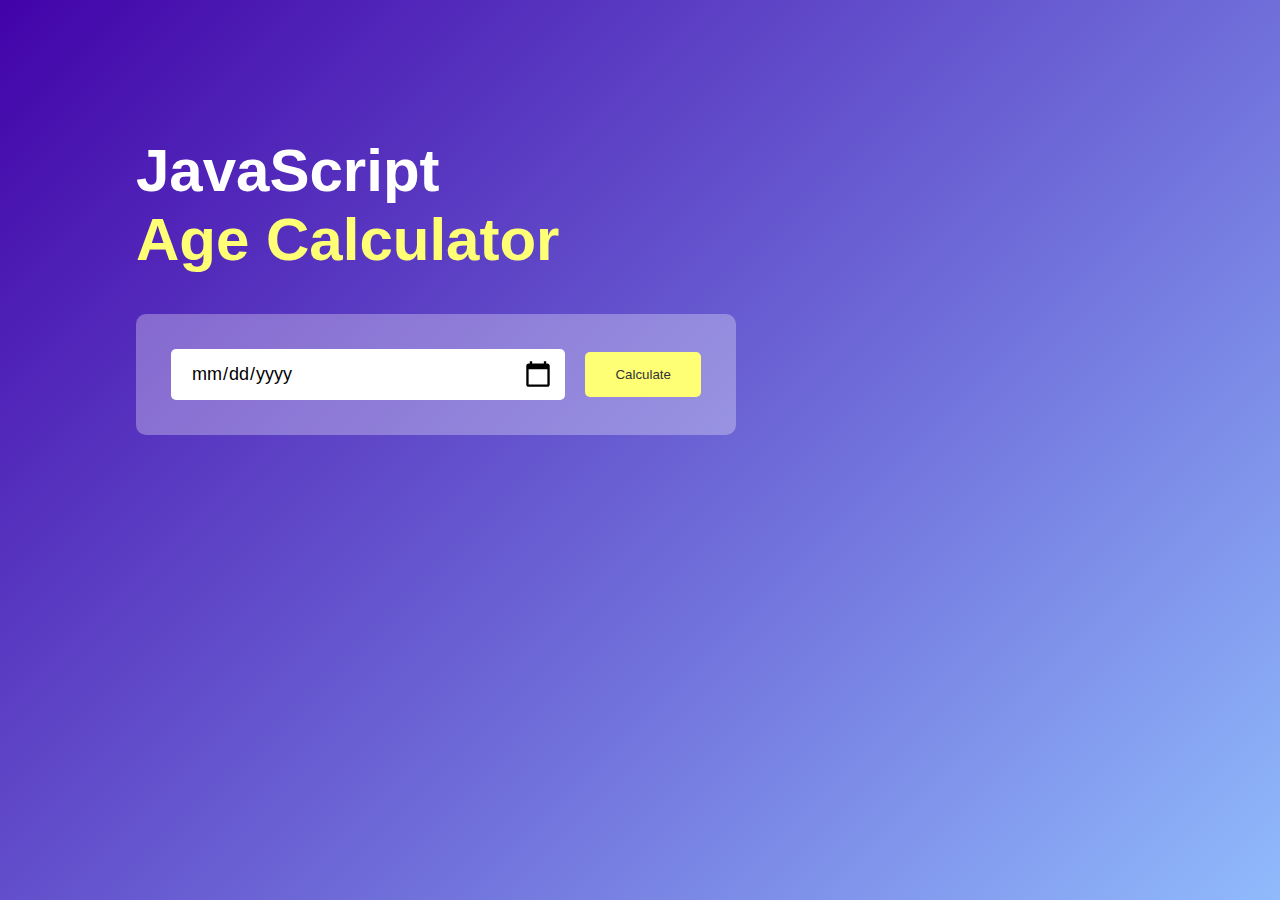
<file: Age Calculator/index.html>
<!DOCTYPE html>
<html lang="en">
<head>
    <meta charset="UTF-8">
    <meta name="viewport" content="width=device-width, initial-scale=1.0">
    <title>Age Calculator</title>
    <link rel="stylesheet" href="style.css">
</head>
<body>
    <div class="container">
        <div class="calculator">
            <h1>JavaScript <br> <span>Age Calculator</span></h1>
            <div class="input-box">
                <input type="date" id="date">
                <button onclick="calculateAge()">Calculate</button>
            </div>
            <p id="result"></p>
        </div>
    </div>
    <script src="script.js"></script>
</body>
</html>
</file>
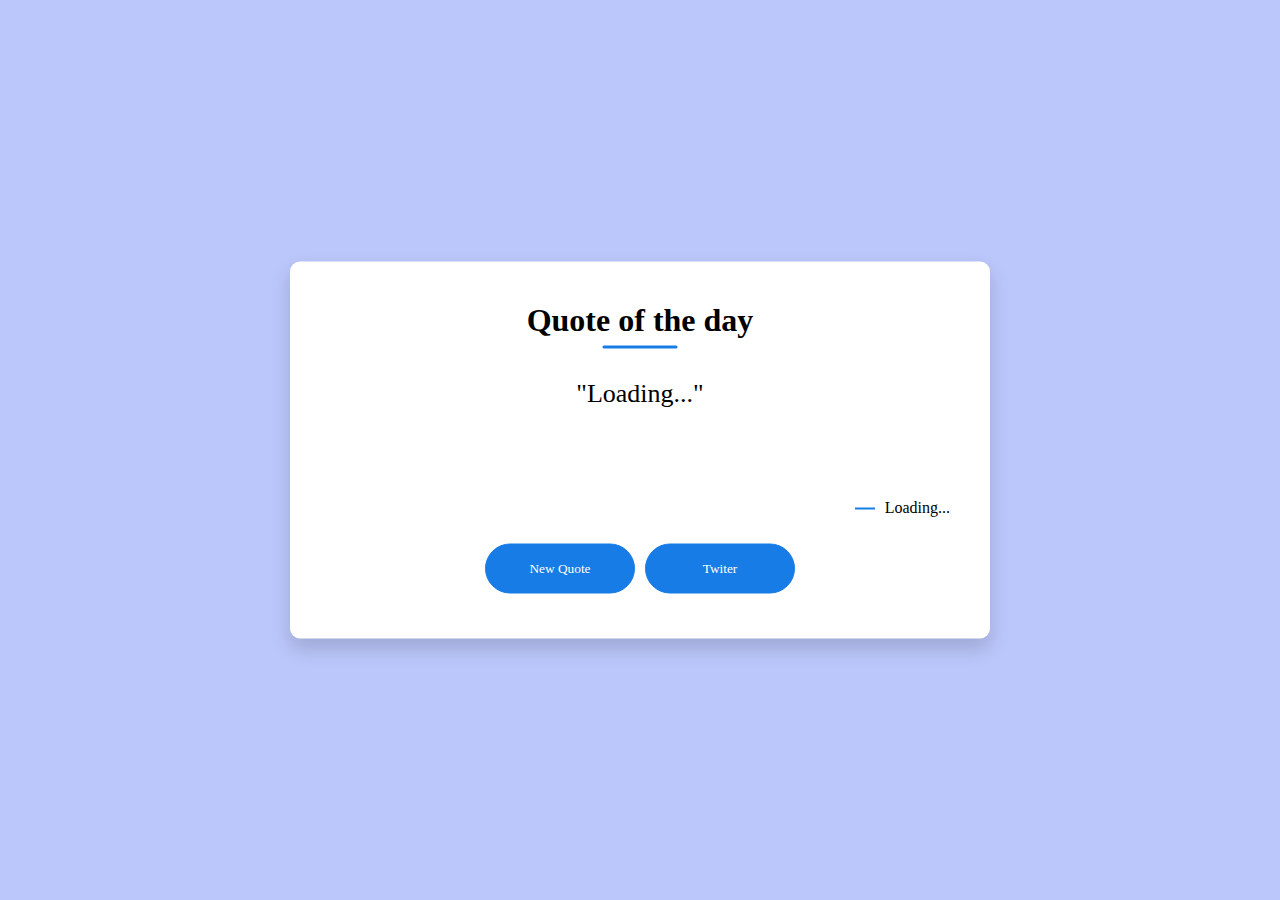
<file: Daily Quote/index.html>
<!DOCTYPE html>
<html lang="en">
<head>
    <meta charset="UTF-8">
    <meta name="viewport" content="width=device-width, initial-scale=1.0">
    <title>Daily Quote</title>
    <link rel="stylesheet" href="style.css">
</head>
<body>
    <div class="quote-box">
        <h2>Quote of the day</h2>
        <blockquote id="quote">Loading...</blockquote>
        <span id="author">Loading...</span>
        <div>
            <button onclick="getquote(api_url)" >New Quote</button>
            <button onclick="tweet()">Twiter</button>
        </div>
    </div>

    <script src="script.js"></script>
</body>
</html>
</file>
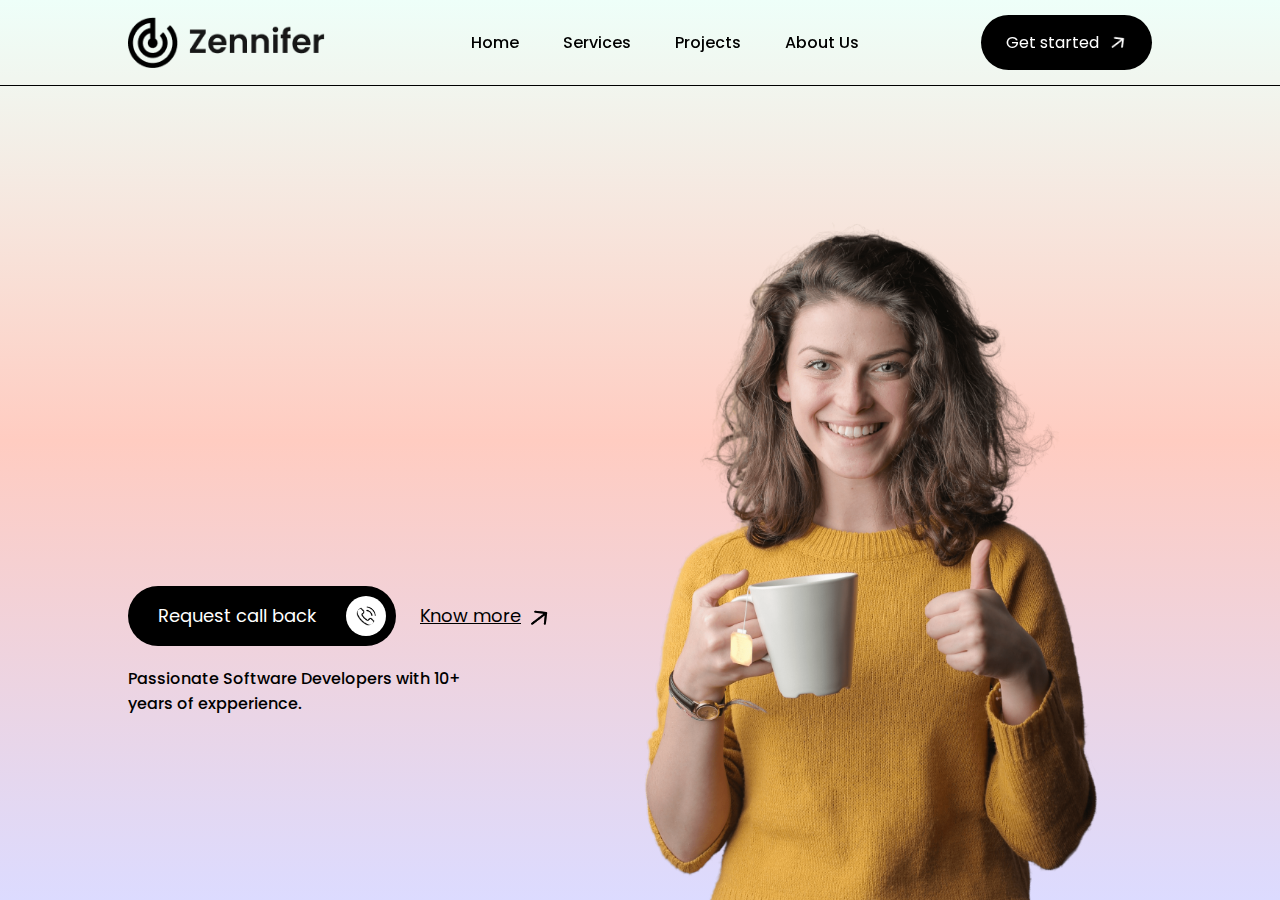
<file: frontend1/index.html>
<!DOCTYPE html>
<html lang="en">
  <head>
    <meta charset="UTF-8" />
    <meta name="viewport" content="width=device-width, initial-scale=1.0" />
    <title>Frontend1</title>
    <link rel="stylesheet" href="style.css" />
    <link rel="preconnect" href="https://fonts.googleapis.com" />
    <link rel="preconnect" href="https://fonts.gstatic.com" crossorigin />
    <link
      href="https://fonts.googleapis.com/css2?family=Outfit:wght@100..900&family=Poppins:ital,wght@0,100;0,200;0,300;0,400;0,500;0,600;0,700;0,800;0,900;1,100;1,200;1,300;1,400;1,500;1,600;1,700;1,800;1,900&family=Prata&display=swap"
      rel="stylesheet"
    />
  </head>
  <body>
    <nav>
      <img src="images/logo.png" class="logo" />
      <ul id="menu-links">
        <li>Home</li>
        <li>Services</li>
        <li>Projects</li>
        <li>About Us</li>
      </ul>
      <button class="nav-btn">
        Get started <img src="images/arrow-white.png" alt="" />
      </button>

      <img
        onclick="toggleMenu()"
        src="images/menu.png"
        alt="menu"
        class="menu-icon"
      />
    </nav>
    <div class="header">
      <div class="header-content">
        <h1><span>FREE</span><br /><span>LANCER</span></h1>
        <div class="btn-container">
          <button class="btn-dark">
            Request call back <img src="images/phone.png" alt="" />
          </button>
          <button class="btn-light">
            Know more <img src="images/arrow-black.png" alt="" />
          </button>
        </div>
        <p>Passionate Software Developers with 10+ years of expperience.</p>
      </div>

      <img src="images/user.png" class="user-img" alt="" />
    </div>

    <script>
      let navbar = document.querySelector("nav");
      let menuLinks = document.getElementById("menu-links");

      function toggleMenu() {
        menuLinks.classList.toggle("show-menu");
      }

      window.onscroll = function () {
        if (window.scrollY > 0) {
          navbar.style.background = "#eefff9";
        } else {
          navbar.style.background = "transparent";
        }
      };
    </script>
  </body>
</html>
</file>
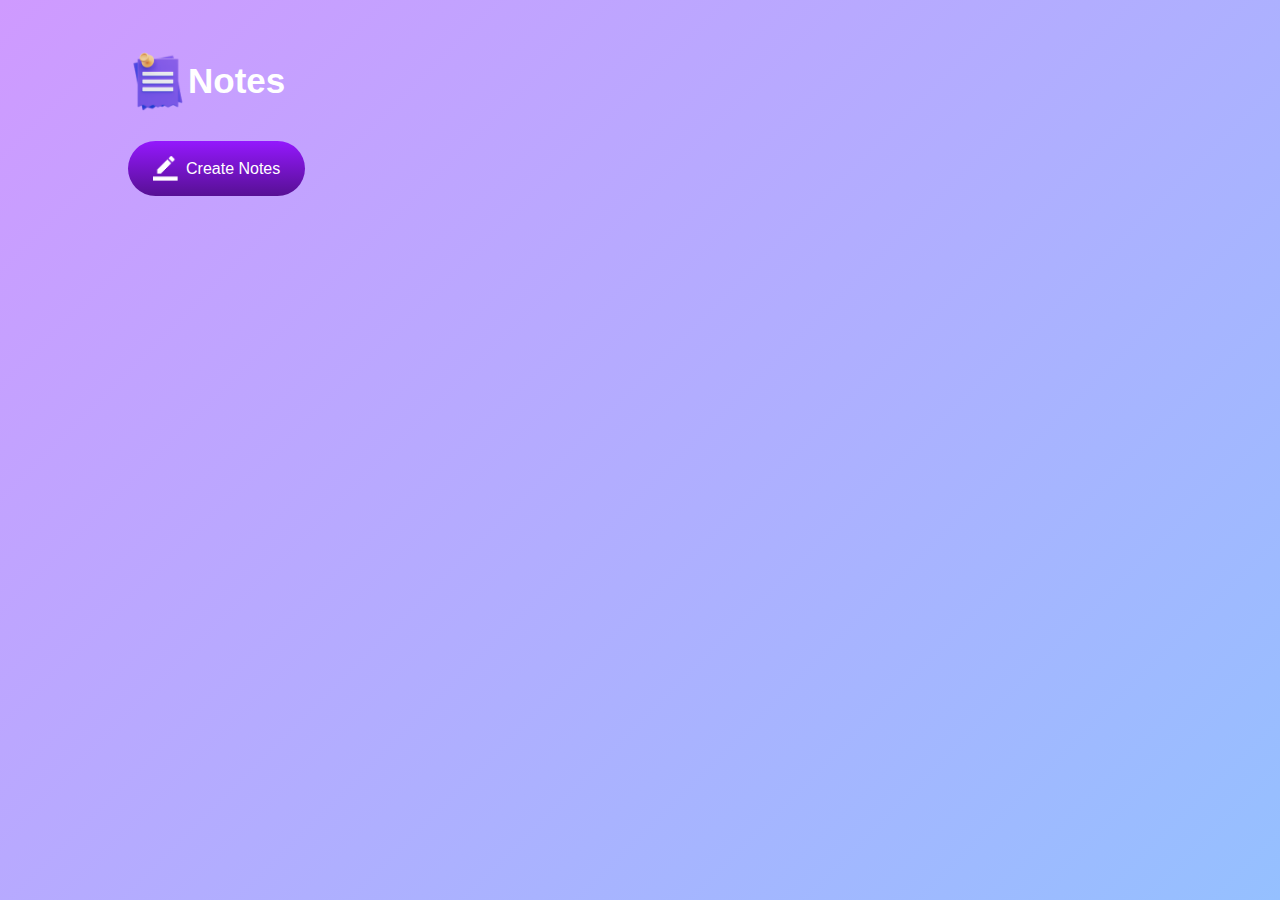
<file: Notes App/index.html>
<!DOCTYPE html>
<html lang="en">
<head>
    <meta charset="UTF-8">
    <meta name="viewport" content="width=device-width, initial-scale=1.0">
    <title>Notes App - Chandan Sah</title>
    <link rel="stylesheet" href="style.css">
</head>
<body>
    <div class="container">
        <h1><img src="images/notes.png"> Notes</h1>
        <button class="btn"><img src="images/edit.png"> Create Notes</button>
        <div class="notes-container">
          <!--  <p contenteditable="true" class="input-box">
                <img src="images/delete.png">
            </p> -->
        </div>
    </div>
    <script src="script.js"></script>
</body>
</html>
</file>
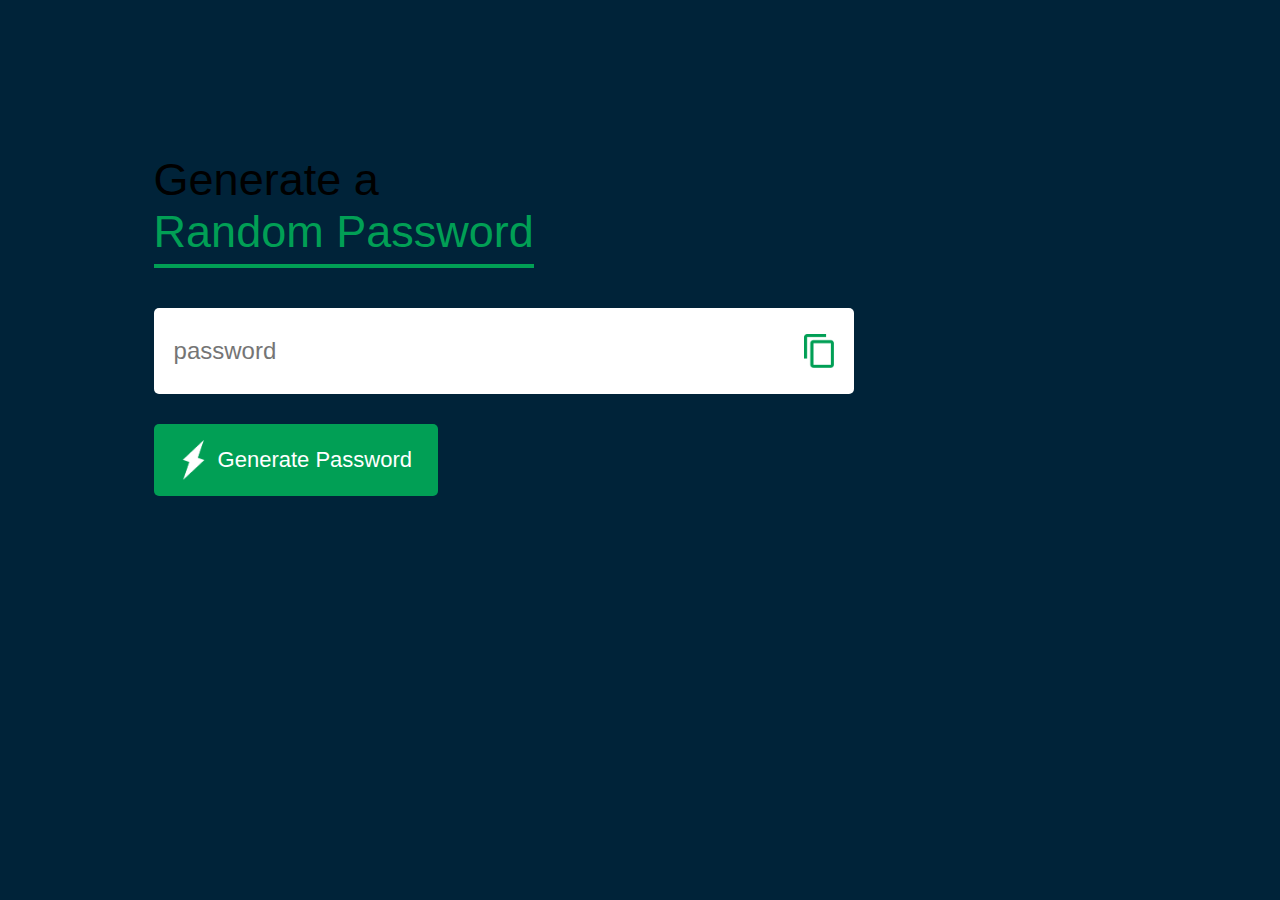
<file: Password Generator/index.html>
<!DOCTYPE html>
<html lang="en">
<head>
    <meta charset="UTF-8">
    <meta name="viewport" content="width=device-width, initial-scale=1.0">
    <title>Password Generator</title>
    <link rel="stylesheet" href="style.css">
</head>
<body>
    <div class="container">
        <h1>Generate a <br><span>Random Password</span></h1>
        <div class="display">
            <input type="text" id="password" placeholder="password">
            <img src="images/copy.png" onclick="copyPassword()" alt="copy">
        </div>
        <button onclick="createPassword()"><img src="images/generate.png">Generate Password</button>
    </div>
    <script src="script.js"></script>
</body>
</html>
</file>
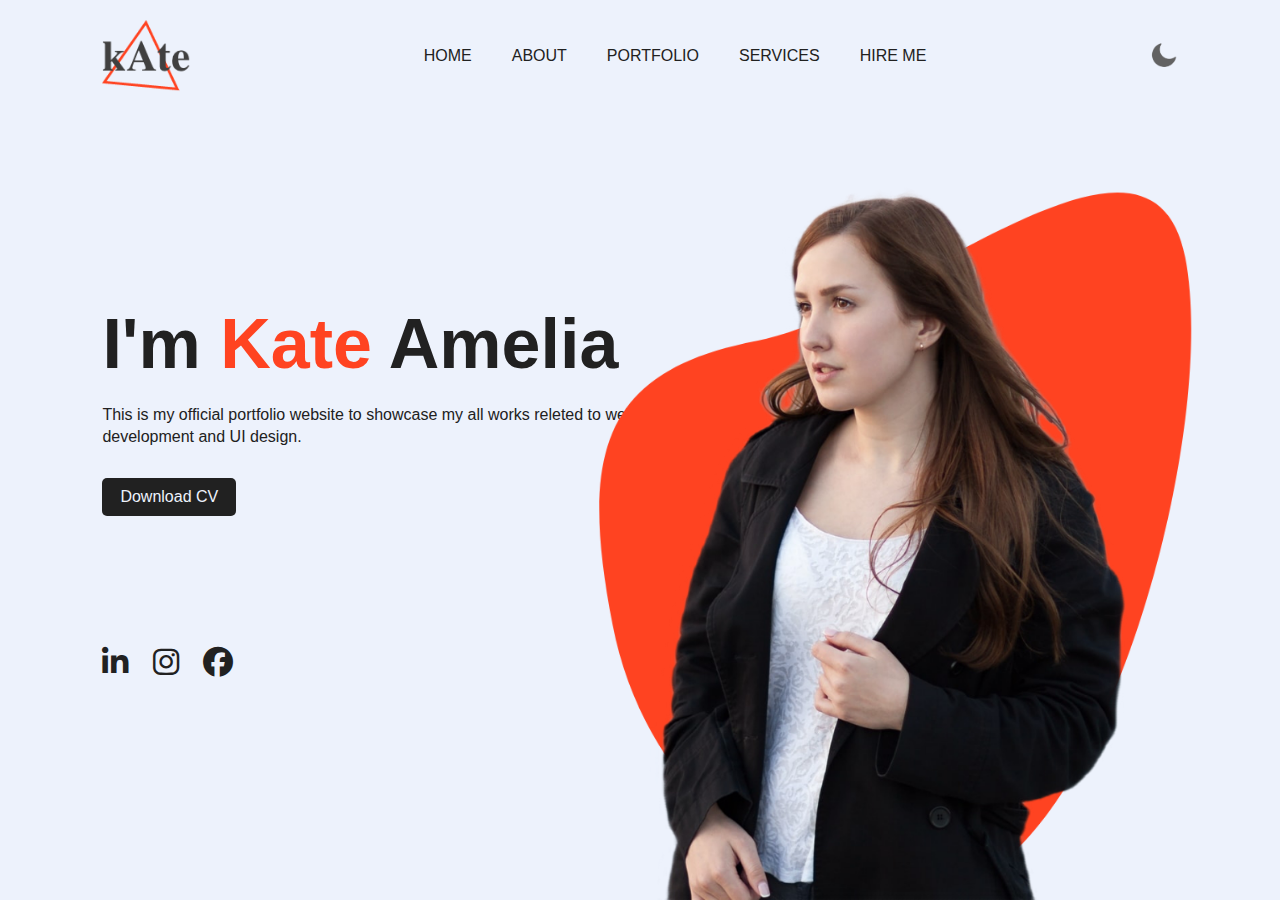
<file: portfolio with darkmode/index.html>
<!DOCTYPE html>
<html lang="en">
<head>
    <meta charset="UTF-8">
    <meta name="viewport" content="width=device-width, initial-scale=1.0">
    <title>darkmode portfolio</title>
    <link rel="stylesheet" href="style.css">
    <link rel="stylesheet" 
    href="https://cdnjs.cloudflare.com/ajax/libs/font-awesome/6.5.2/css/all.min.css" />
</head>
<body>
    <div class="hero">
        <nav>
            <img src="images/logo.png" class="logo">
            <ul>
                <li><a href="">HOME</a></li>
                <li><a href="">ABOUT</a></li>
                <li><a href="">PORTFOLIO</a></li>
                <li><a href="">SERVICES</a></li>
                <li><a href="">HIRE ME</a></li>
            </ul>
            <img src="images/moon.png" id="icon" alt="">
        </nav>
        <div class="info">
            <h1>I'm <span>Kate</span> Amelia</h1>
            <p>This is my official portfolio website
                to showcase my all works releted to web<br>
                 development and UI design.
            </p>
            
            <a href="">Download CV</a>
        </div>

        <div class="img-box">
            <img src="images/pattern.png" class="back-img">
            <img src="images/girl.png" class="main-img">
        </div>
        <div class="social-links">
            <a href=""><i class="fab fa-linkedin-in"></i></a>
            <a href=""><i class="fab fa-instagram"></i></a>
            <a href=""><i class="fab fa-facebook"></i></a>
        </div>
    </div>

    <script>
        var icon = document.getElementById("icon");
        icon.onclick = function(){
            document.body.classList.toggle("dark-theme");
            if(document.body.classList.contains("dark-theme")){
                icon.src = "images/sun.png";
            }
            else{
                icon.src = "images/moon.png";
            }
        }
    </script>
</body>
</html>
</file>
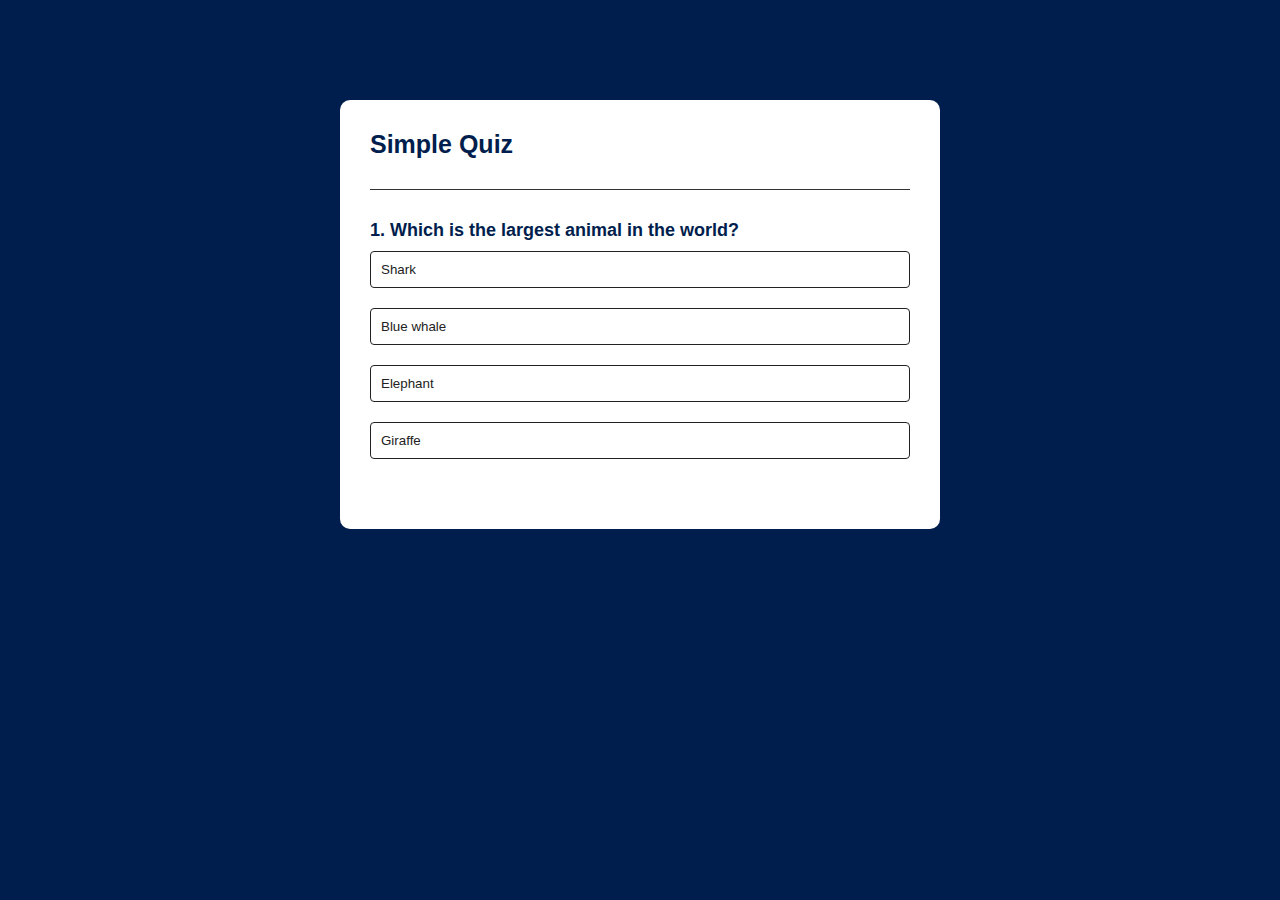
<file: quizApp/index.html>
<!DOCTYPE html>
<html lang="en">
<head>
    <meta charset="UTF-8">
    <meta name="viewport" content="width=device-width, initial-scale=1.0">
    <title>Quiz App</title>
    <link rel="stylesheet" href="style.css">
</head>
<body>
    <div class="app">
        <h1>Simple Quiz</h1>
        <div class="quiz">
            <h2 id="question">Quistion goes here</h2>
            <div id="answer-buttons">
                <button class="btn">Answer 1</button>
                <button class="btn">Answer 2</button>
                <button class="btn">Answer 3</button>
                <button class="btn">Answer 4</button> 
                
            </div>
            <button id="next-btn">Next</button>
        </div>
    </div>
    <script src="script.js"></script>
</body>
</html>
</file>
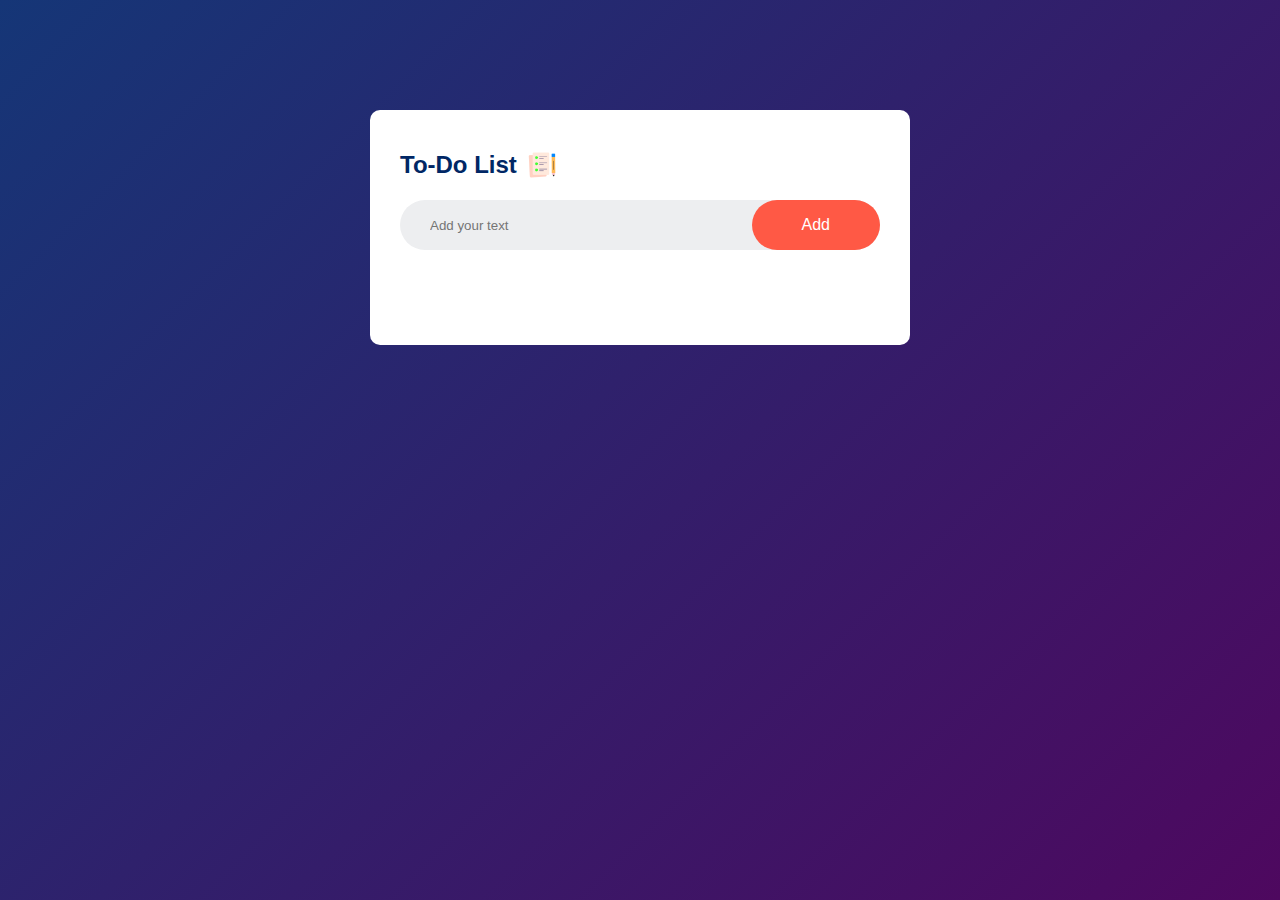
<file: To-Do List App/index.html>
<!DOCTYPE html>
<html lang="en">
<head>
    <meta charset="UTF-8">
    <meta name="viewport" content="width=device-width, initial-scale=1.0">
    <title>To-Do</title>
    <link rel="stylesheet" href="style.css">
</head>
<body>
    <div class="container">
        <div class="todo-app">
            <h2>To-Do List <img src="images/icon.png" /></h2>
            <div class="row">
                <input type="text"  id="input-box" placeholder="Add your text">
                <button onClick="addTask()">Add</button>
            </div>
            <ul id="list-container">
                
                <!--
                <li>Task 2</li>
                <li>Task 3</li>-->
            </ul>
        </div>
    </div>
    <script src="script.js"></script>
</body>
</html>
</file>
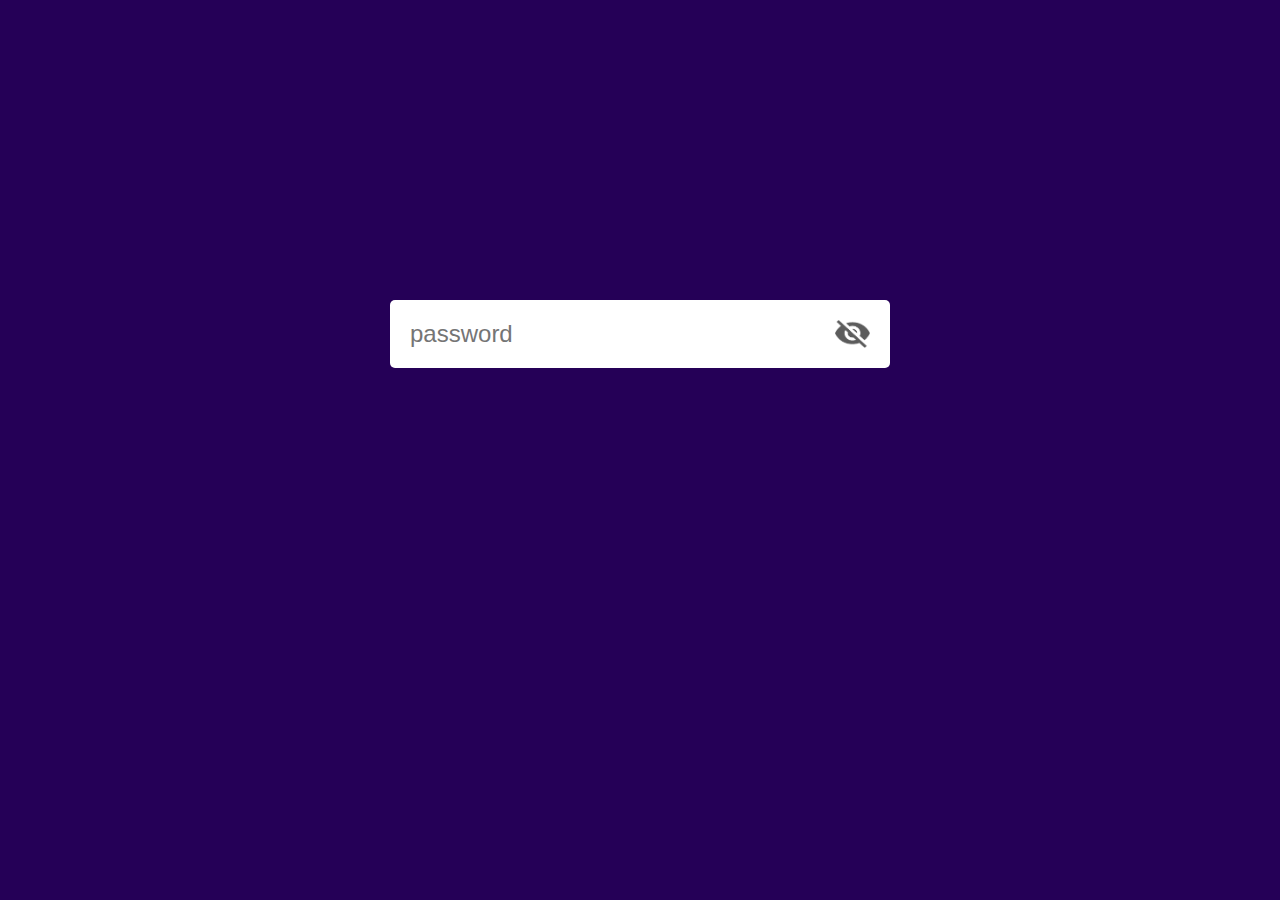
<file: Toggle-password/index.html>
<!DOCTYPE html>
<html lang="en">
<head>
    <meta charset="UTF-8">
    <meta name="viewport" content="width=device-width, initial-scale=1.0">
    <title>Toggle Password</title>
    <link rel="stylesheet" href="style.css">
</head>
<body>
    <div class="input-box">
        <input id="password" type="password" placeholder="password">
        <img src="eye-close.png" id="eyeicon">
    </div>
    <script>
        let eyeicon = document.getElementById("eyeicon");
        let password = document.getElementById("password");

        eyeicon.onclick = function(){
            if(password.type == "password"){
                password.type = "text";
                eyeicon.src = "eye-open.png";
            }else{
            password.type = "password";
            eyeicon.src = "eye-close.png";
            }
        }

    </script>
</body>
</html>
</file>
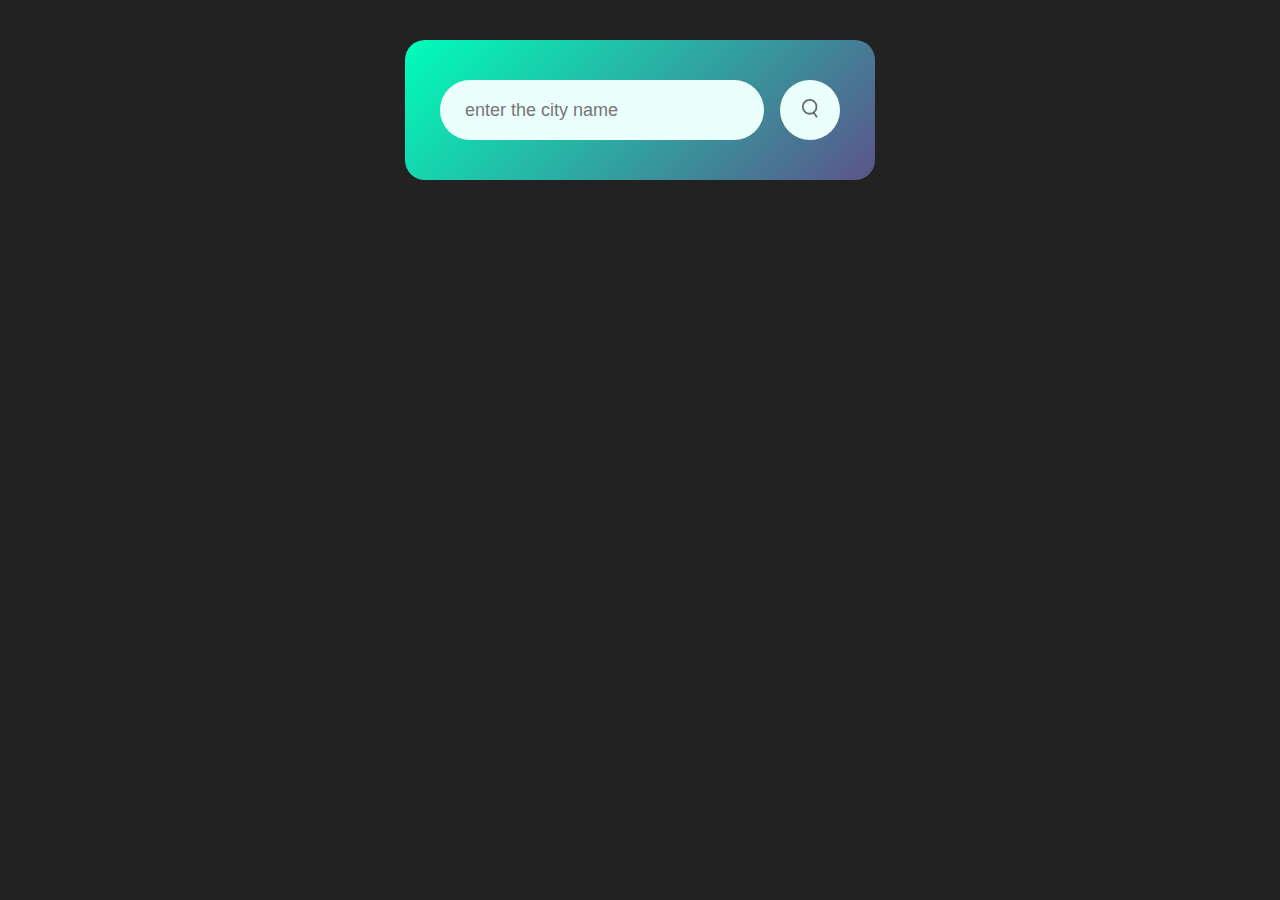
<file: weather App/index.html>
<!DOCTYPE html>
<html lang="en">
<head>
    <meta charset="UTF-8">
    <meta name="viewport" content="width=device-width, initial-scale=1.0">
    <link rel="stylesheet" href="style.css" >
    <title>Document</title>
</head>
<body>
    <div class="card">
        <div class="search">
            <input type="text" spellcheck="false" placeholder="enter the city name">
            <button><img src="images/search.png" alt=""></button>
        </div>
        <div class="error">
            <p>Invalid city name</p>
        </div>
        <div class="weather">
            <img src="images/rain.png" class="weather-icon">
            <h1 class="temp">20°c</h1>
            <h2 class="city">New York</h2>
            <div class="details">
                <div class="col">
                    <img src="images/humidity.png">
                    <div>
                        <p class="humidity">50%</p>
                        <p>Humidity</p>
                    </div>
                </div>
                <div class="col">
                    <img src="images/wind.png">
                    <div>
                        <p class="wind">15 Km/h</p>
                        <p>Wind Speed</p>
                    </div>
                </div>
            </div>
        </div>
    </div>
    <script>
        const apiKey = "7f4da036b31514428a1716bd4593d2c6";
        const apiUrl = "https://api.openweathermap.org/data/2.5/weather?units=metric&q=";
        const searchBox = document.querySelector(".search input");
        const searchBtn = document.querySelector(".search button");
        const weatherIcon = document.querySelector(".weather-icon");

        async function checkWeather(city){
            const response = await fetch(apiUrl + city +  `&appid=${apiKey}`);

            if(response.status == 404){
                document.querySelector(".error").style.display = "block";
                document.querySelector(".weather").style.display = "none";
            }else {
                var data = await response.json();
            console.log(data);
            document.querySelector(".city").innerHTML = data.name;
            document.querySelector(".temp").innerHTML = Math.round(data.main.temp) + "°c";
            document.querySelector(".humidity").innerHTML = data.main.humidity + "%";
            document.querySelector(".wind").innerHTML = data.wind.speed + " km/h";

            if(data.weather[0].main == "Clouds"){
                weatherIcon.src = "images/clouds.png";
            }
            else if(data.weather[1].main == "Clear"){
                weatherIcon.src = "images/clear.png";
            }
            else if(data.weather[2].main == "Rain"){
                weatherIcon.src = "images/rain.png";
            }
            else if(data.weather[3].main == "Drizzle"){
                weatherIcon.src = "images/drizzle.png";
            }
            else if(data.weather[4].main == "Mist"){
                weatherIcon.src = "images/mist.png";
            }

            document.querySelector(".weather").style.display = "block";
            document.querySelector(".error").style.display = "none";
            }

            
        }

        searchBtn.addEventListener("click", ()=>{
            checkWeather(searchBox.value);
        })
        
    </script>
</body>
</html>
</file>
<file: Age Calculator/style.css>
*{
    margin: 0;
    padding: 0;
    font-family: 'Poppins',sans-serif;
    box-sizing: border-box;
}
.container{
    width: 100%;
    height: 100vh;
    background: linear-gradient(135deg, #4203a9, #90bafc);
    color: #fff;
    padding: 10px;
}
.calculator{
    width: 100%;
    max-width: 600px;
    margin-left: 10%;
    margin-top: 10%;
}
.calculator h1{
    font-size: 60px;
}
.calculator h1 span{
    color: #ffff76;
}
.input-box{
    margin: 40px 0;
    padding: 35px;
    border-radius: 10px;
    background: rgba(255, 255, 255, 0.3);
    display: flex;
    align-items: center;
}
.input-box input{
    flex: 1;
    margin-right: 20px;
    padding: 14px 20px;
    border: 0;
    outline: 0;
    font-size: 18px;
    border-radius: 5px;
    position: relative;
}
.input-box button{
    background: #ffff76;
    border: 0;
    outline: 0;
    padding: 15px 30px;
    border-radius: 5px;
    font-weight: 500;
    color: #333;
    cursor: pointer;
}
.input-box input::-webkit-calendar-picker-indicator{
    top: 0;
    left: 0;
    right: 0;
    bottom: 0;
    width: auto;
    height: auto;
    position: absolute;
    background-position: calc(100% - 10px);
    background-size: 30px;
    cursor: pointer;
}
#result{
    font-size: 20px;
}
#result span{
    color: #ffff76;
}
</file>
<file: Daily Quote/style.css>
@import url('https://fonts.googleapis.com/css2?family=Playfair+Display:ital,wght@0,400..900;1,400..900&display=swap');

*{
    margin: 0;
    padding: 0;
    box-sizing: border-box;
    font-family: 'Play Display', serif;
}

body{
    background: #bbc6fa;
}
.quote-box{
    background: #fff;
    width: 700px;
    position: absolute;
    top: 50%;
    left: 50%;
    transform: translate(-50%, -50%);
    padding: 40px;
    border-radius: 10px;
    text-align: center;
    box-shadow: 0 10px 20px 0px rgba(0, 0 ,0 , 0.15);
}
.quote-box h2{
    font-size: 32px;
    margin-bottom: 40px;
    position: relative;
}
.quote-box h2::after{
    content: '';
    width: 75px;
    height: 3px;
    border-radius: 3px;
    background: rgb(23, 124, 229);
    position: absolute;
    bottom: -10px;
    left: 50%;
    transform: translate(-50%);
}
.quote-box blockquote{
    font-size: 26px;
    min-height: 110px;
}
.quote-box blockquote::before , .quote-box blockquote::after{
    content: '"';
}
.quote-box span{
    display: block;
    margin-top: 10px;
    float: right;
    position: relative;
}
.quote-box span::before{
    content: '';
    width: 20px;
    height: 2px;
    background: rgb(23, 124, 229);
    position: absolute;
    top: 50%;
    left: -30px;
}

.quote-box div{
    width: 100%;
    margin-top: 50px;
    display: flex;
    justify-content: center;
}
.quote-box button{
    background: rgb(23, 124, 229);
    color: #fff;
    border-radius: 25px;
    border: 1px solid rgb(23, 124, 229);
    width: 150px;
    height: 50px;
    display: flex;
    align-items: center;
    justify-content: center;
    margin: 5px;
    cursor: pointer;
}
</file>
<file: frontend1/style.css>
*{
    margin: 0;
    padding: 0;
    box-sizing: border-box;
    font-family: "Poppins", sans-serif;
}
nav{
    position: fixed;
    top: 0;
    left: 0;
    width: 100%;
    display: flex;
    align-items: center;
    justify-content: space-between;
    padding: 15px 10%;
    border-bottom: 1px solid #000;
    z-index: 10;
}

nav ul li {
    list-style: none;
    display: inline-block;
    margin: 10px 20px;
    font-weight: 500;
    cursor: pointer;
}

 nav .logo{
    width: 220px;
    cursor: pointer;
}

.nav-btn {
    background : #000;
    color: #fff;
    font-size: 16px;
    padding: 15px 25px;
    border: 0;
    outline: 0;
    border-radius: 40px;
    cursor: pointer;
}

.nav-btn img {
    width: 16px;
    margin-left: 8px;
}

.header{
    width: 100%;
    min-height: 100vh;
    background: linear-gradient(#eefff9 0%, #ffccc1 49%, #dcdbff 100%);
    padding: 0 10%;
    display: flex;
    justify-content: center;
    flex-direction: column;
}

.header h1{
    margin-top: 100px;
    font-size: 13vw;
    line-height: 11vw;
}

.btn-container {
    margin: 20px 0;
}
.header button {
    border: 0;
    outline: 0;
    display: inline-flex;
    align-items: center;
    font-size: 18px;
    margin-right:  20px;
    cursor: pointer;
}

.btn-dark {
    background: #000;
    color: #fff;
    padding: 10px 10px 10px 30px;
    border-radius: 40px;
}
.btn-dark img {
    width: 40px;
    background: white;
    border-radius: 50%;
    padding: 10px;
    margin-left: 30px;
}

.btn-light {
    background: transparent;
    text-decoration: underline;
}

.btn-light img {
    width: 20px;
    margin-left: 10px;
}

.header p {
    max-width: 360px;
    font-weight: 500;
}

.user-img{
    width: 80%;
    max-width: 500px;
    position: absolute;
    right: 13%;
    bottom: 0;
}

.menu-icon {
    display: none;
}

/*-----------------Animation --------------- */

.header h1 span {
    background: linear-gradient(#000, #000);
    background-repeat: no-repeat;
    -webkit-text-fill-color: transparent;
    -webkit-background-clip: text;
    background-size: 0;
}
.header h1 span:first-child {
    animation: textcolor1 2s linear infinite alternate ;
}

.header h1 span:last-child {
    animation: textcolor2 2s linear infinite alternate ;
}

@keyframes textcolor1 {
    0% {
        background-size: 0;
    }
    40% {
        background-size: 100%;
    }
    100%{
        background-size: 100%;
    }
}

@keyframes textcolor2 {
    0% {
        background-size: 0;
    }
    40% {
        background-size: 0%;
    }
    100%{
        background-size: 100%;
    }
}

/*--------------- Media queries for navbar ----------------*/

@media only screen and (max-width: 600px) {
    nav ul {
        position: absolute;
        width: 100%;
        background: #000;
        color: #fff;
        left: 0;
        top: 100%;
        text-align: center;
        max-height: 0;
        overflow: hidden;
        transition: max-height 0.5s;
    }
    .nav-btn {
        display: none;
    }
    nav .logo {
        width: 150px;
    }
    nav ul li {
        margin: 10px;
        font-size: 14px;
    }
    .menu-icon {
        display: block;
        width: 30px;
    }
    .show-menu {
        max-height: 60px;
    }
}

/*--------------- Media queries for header content ----------------*/

@media only screen and (max-width: 600px) {
    .header {
        min-height: auto;
        padding: 0;
    }
    .user-img {
        width: 100%;
        right: auto;
        position: relative;
        margin-top: 100px; 
    }
    .header-content{
        position: absolute;
        bottom: 0;
        padding: 0 10%;
        z-index: 2;
        padding-bottom: 40px;
        background: linear-gradient(transparent, #fff);
    }
    .btn-container{
        margin: 5px 0;
    }
    .header button {
        font-size: 14px;
        margin-right: 10px;
    }
    .btn-dark{
        padding: 7px 7px 7px 20px;
        margin-bottom: 10px;
    }
    .btn-dark img{
        width: 30px;
        padding: 5px;
        margin-left: 15px;
    }
    .btn-light img{
        width: 12px;
        margin-left: 5px;
    }
    .header h1{
        font-size: 70px;
        line-height: 60px;
        margin-bottom: 20px;
    }
}
</file>
<file: Notes App/style.css>
*{
    margin: 0;
    padding: 0;
    font-family: 'Poppins',sans-serif;
    box-sizing: border-box;
}
.container{
    width: 100%;
    min-height: 100vh;
    background: linear-gradient(135deg, #cf9aff, #95c0ff);
    color: #fff;
    padding-top: 4%;
    padding-left: 10%;
}
.container h1{
    display: flex;
    align-items: center;
    font-size: 35px;
    font-weight: 600;
}
.container h1 img{
    width: 60px;
}
.container button img{
    width: 25px;
    margin-right: 8px;
}
.container button{
    display: flex;
    align-items: center;
    background: linear-gradient(#9418fd, #571094);
    color: #fff;
    font-size: 16px;
    outline: none;
    border: 0;
    border-radius: 40px ;
    padding: 15px 25px;
    margin: 30px 0 20px;
    cursor: pointer;
}
.input-box{
    position: relative;
    width: 100%;
    max-width: 500px;
    min-height: 150px;
    background: #fff;
    color: #333;
    padding: 20px;
    margin: 20px 0;
    outline: none;
    border-radius: 5px;
}
.input-box img{
    width: 25px;
    position: absolute;
    bottom: 15px;
    right: 15px;
    cursor: pointer;
}
</file>
<file: Password Generator/style.css>
*{
    margin: 0;
    padding: 0;
    font-family: 'Poppins', sans-serif;
    box-sizing: border-box;
}
body{
    background-color: #002339;
    color: fff;
}
.container{
    margin: 12%;
    width: 90%;
    max-width: 700px;
}
.display{
    width: 100%;
    margin-top: 50px;
    margin-bottom: 30px;
    background: #fff;
    color: #333;
    display: flex;
    align-items: center;
    justify-content: space-between;
    padding: 26px 20px;
    border-radius: 5px;
}
.container h1{
    font-weight: 500;
    font-size: 45px;
}
.container h1 span{
    color: #019f55;
    border-bottom: 4px solid #019f55;
    padding-bottom: 7px;
}
.display img{
    width: 30px;
    cursor: pointer;
}
.display input{
    border: 0;
    outline: 0;
    font-size: 24px;
}
.container button img{
    width: 28px;
    margin-right: 10px;
}
.container button{
    border: 0;
    outline: 0;
    background: #019f55;
    color: #fff;
    font-size: 22px;
    font-weight: 300;
    display: flex;
    align-items: center;
    justify-content: center;
    padding: 16px 26px;
    border-radius: 5px;
    cursor: pointer;
}
</file>
<file: portfolio with darkmode/style.css>
*{
    margin: 0;
    padding: 0;
}
:root{  
    --primary-color: #edf2fc;
    --secondary-color: #212121;  
}
.dark-theme{
    --primary-color: #000106;
    --secondary-color: #fff;
}
.hero{
    width: 100%;
    height: 100vh;
    background: var(--primary-color);
    font-family: sans-serif;
    position: relative;
}
nav{
    width: 84%;
    margin: auto;
    padding: 20px 0;
    display: flex;
    align-items: center;
    justify-content: space-between;
}
#icon{
    width: 30px;
    cursor: pointer;
}
nav ul{
    display: flex;
    text-align: right;
}
.logo{
    width: 100px;
    cursor: pointer;
}
nav ul li{
    display: inline-block;
    list-style: none;
    margin: 10px 20px;
}
nav ul li a{
    text-decoration: none;
    color: var(--secondary-color);
}
nav ul li a:hover{
    color: #ff4321;
}
.info{
    margin-left: 8%;
    margin-top: 15%;
}
.info h1{
    font-size: 70px;
    color: var(--secondary-color);
    margin-bottom: 20px;
}
.info span{
    color: #ff4321;
}
.info p{
    color: var(--secondary-color);
    line-height: 22px;
}
.info a{
    background: var(--secondary-color);
    padding: 10px 18px;
    text-decoration: none;
    color: var(--primary-color);
    display: inline-block;
    margin: 30px 0;
    border-radius: 5px;
}
.img-box{
    width: 45%;
    height: 80%;
    position: absolute;
    bottom: 0;
    right: 100px;
}
.img-box img{
    height: 100%;
    position: absolute;
    left: 50%;
    bottom: 0;
    transform: translateX(-50%);
    transition: bottom 1s, left 1s;
}
.img-box:hover .back-img{
    bottom: 40px;
}
.img-box:hover .main-img{
    left: 54%;
}
.social-links{
    margin-left: 8%;
    margin-top: 100px;
}
.social-links a{
    font-size: 30px;
    color: var(--secondary-color);
    margin-right: 20px;
}
.social-links a:hover{
    color: #ff4321;
}
</file>
<file: quizApp/style.css>
*{
    margin: 0;
    padding: 0;
    font-family: 'Poppins', sans-serif;
    box-sizing: border-box;
}
body{
    background: #001e4d;
}
.app{
    background: #fff;
    width: 90%;
    max-width: 600px;
    margin: 100px auto 0;
    border-radius: 10px;
    padding: 30px;
}
.app h1{
    font-size: 25px;
    color: #001e4d;
    font-weight: 600;
    border-bottom: 1px solid #333;
    padding-bottom: 30px;
}
.quiz{
    padding: 30px 0;
}
.quiz h2{
    font-size: 18px;
    color: #001e4d;
    font-weight: 600;
}
.btn{
    background-color: #fff;
    color: #222;
    font-weight: 500;
    width: 100%;
    border: 1px solid #222;
    padding: 10px;
    margin: 10px 0;
    text-align: left;
    border-radius: 4px;
    cursor: pointer;
    transition: all 0.3s;
}
.btn:hover:not([disabled]){
    background: #222;
    color: #fff;
}
.btn:disabled{
    cursor: no-drop;
}
#next-btn{
    background: #001e4d;
    color: #fff;
    font-weight: 500;
    width: 150px;
    border: 0;
    padding: 10px;
    margin: 20px auto 0;
    border-radius: 4px;
    cursor: pointer;
    display: none;
}
.correct{
    background: #9aeabc;
}
.incorrect{
    background: #ff9393;
}
</file>
<file: To-Do List App/style.css>
*{
    margin: 0;
    padding: 0;
    font-family: 'Poppins', sans-serif;
    box-sizing: border-box;
}
.container{
    width: 100%;
    min-height:100vh;
    background: linear-gradient(135deg, #153677, #4e085f);
    padding: 10px;
}
.todo-app{
    width: 100%;
    max-width: 540px;
    background: #fff;
    margin: 100px auto 20px;
    padding: 40px 30px 70px;
    border-radius: 10px ;
}
.todo-app h2{
    color: #002765;
    display: flex;
    align-items: center;
    margin-bottom: 20px;
}
.todo-app h2 img{
    width: 30px;
    margin-left: 10px;
}
.row{
    display: flex;
    align-items: center;
    justify-content: space-between;
    background: #edeef0;
    border-radius: 30px;
    padding-left: 20px;
    margin-bottom: 25px;
}
input{
    flex: 1;
    border: none;
    outline: none;
    background: transparent;
    padding: 10px;
    font-weight: 14px;
}
button{
    border: none;
    outline: none;
    background: #ff5945;
    color: #fff;
    padding: 16px 50px;
    font-size: 16px;
    cursor: pointer;
    border-radius: 40px;
}
ul li{
    list-style: none;
    font-size: 17px;
    padding: 12px 8px 12px 50px;
    cursor: pointer;
    user-select: none;
    position: relative;

}
ul li::before{
    content: '';
    position: absolute;
    height: 28px;
    width: 28px;
    border-radius: 50%;
    background-image: url(images/unchecked.png);
    background-size: cover;
    background-position: center;
    top: 12px;
    left: 8px;
}
ul li.checked{
    color: #555;
    text-decoration: line-through;
}
ul li.checked::before{
    background-image: url(images/checked.png);

}
ul li span{
    position: absolute;
    right: 0;
    top: 5px;
    width: 40px;
    height: 40px;
    font-size: 22px;
    color: #555;
    line-height: 40px;
    text-align: center;
    border-radius: 50%;
}
ul li span:hover{
    background: #edeef0;
}
</file>
<file: Toggle-password/style.css>
*{
    margin: 0;
    padding: 0;
    font-family: 'poppins', sans-serif;
    box-sizing: border-box;
}
body{
    background: #250057;
}
.input-box{
    background: #fff;
    width: 90%;
    max-width: 500px;
    border-radius: 5px;
    padding: 10px 20px;
    margin: 300px auto;
    display: flex;
    align-items: center;
}
.input-box input{
    width: 100%;
    padding: 10px 0;
    border: 0;
    outline: 0;
    font-size: 24px;
    color: #555;
}
.input-box img{
    width: 35px;
    cursor: pointer;
}
</file>
<file: weather App/style.css>
*{
    margin: 0;
    padding: 0;
    font-family: 'Poppins', sans-serif;
    box-sizing: border-box;
}
body{
    background-color: #222;

}
.card{
    width: 90%;
    max-width: 470px;
    
    background: linear-gradient(135deg, #00feba, #5b548a);
    color: #fff;
    margin:  40px auto 0;
    border-radius: 20px;
    padding: 40px 35px;
    text-align: center;
}
.search{
    width: 100%;
    display: flex;
    align-items: center;
    justify-content: space-between;
}
.search input{
    border: 0;
    outline: 0;
    background: #ebfffc;
    color: #555;
    padding: 10px 25px;
    height: 60px;
    border-radius: 30px;
    flex: 1;
    margin-right: 16px;
    font-size: 18px;
}
.search button{
    border: 0;
    outline: 0;
    background: #ebfffc;
    border-radius: 50%;
    width: 60px;
    height: 60px;
    cursor: pointer;
}
.search button img{
    width: 16px;
}
.weather-icon{
    width: 170px;
    margin-top: 30px;
}
.weather h1{
    font-size: 80px;
    font-weight: 500;
}
.weather h2{
    font-size: 45px;
    font-weight: 400;
    margin-top: -10px;
}
.details{
    display: flex;
    align-items: center;
    justify-content: space-between;
    padding: 0 20px;
    margin-top: 50px;
}
.col {
    display: flex;
    align-items: center;
    text-align: left;
}
.col img{
    width: 40px;
    margin-right: 10px;
}
.humidity .wind{
    font-size: 28px;
    margin-top: -6px;
}
.weather{
    display: none;
}
.error{
    text-align: left;
    margin-left: 10px;
    font-size: 14px;
    margin-top: 10px;
    display: none;
}
</file>
